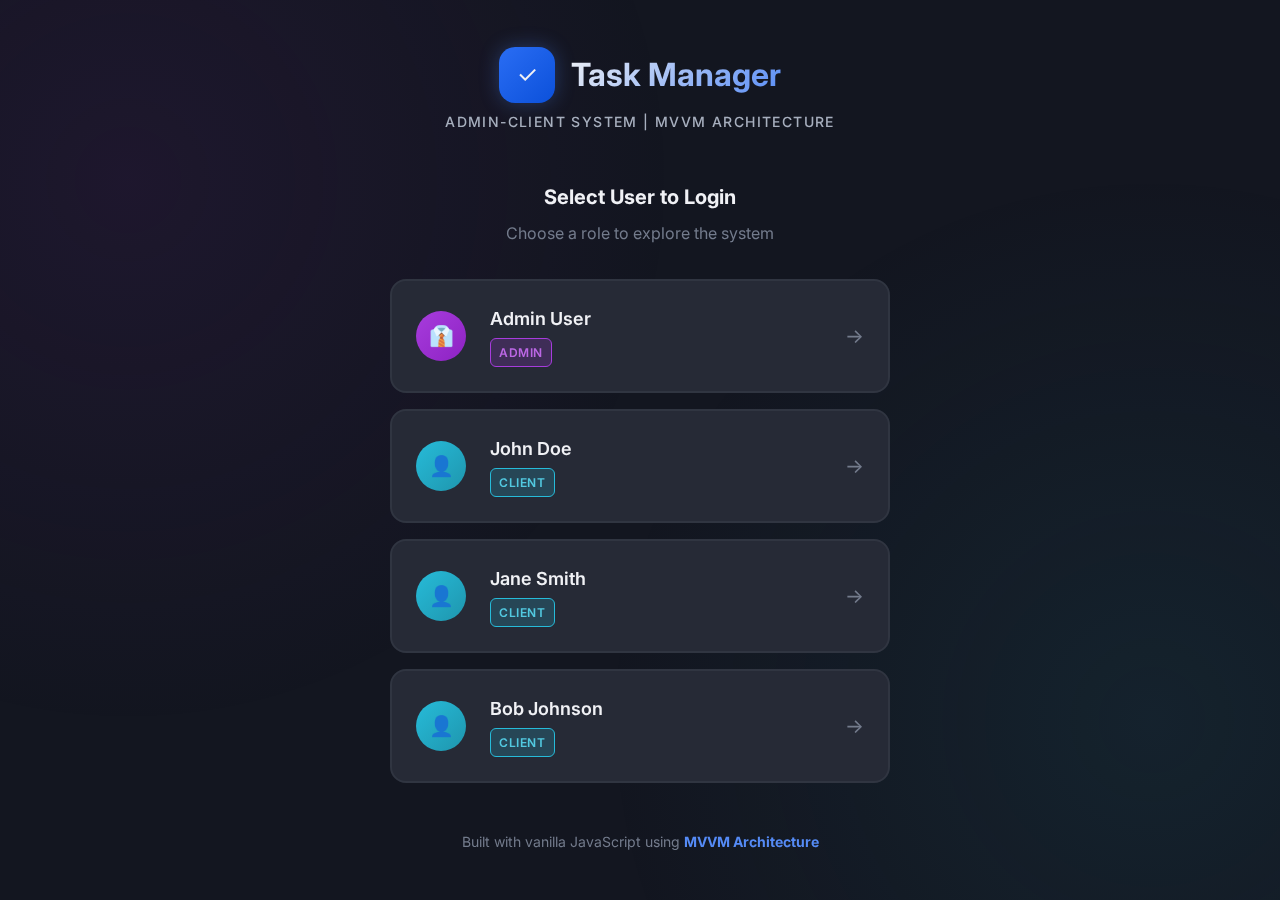
<file: src/index.html>
<!DOCTYPE html>
<html lang="en">

<head>
    <meta charset="UTF-8">
    <meta name="viewport" content="width=device-width, initial-scale=1.0">
    <meta name="description"
        content="Admin-Client Task Management System built with vanilla JavaScript using MVVM architecture">
    <title>Task Manager | Admin-Client System</title>
    <link rel="stylesheet" href="styles.css">
    <!-- Google Fonts for modern typography -->
    <link rel="preconnect" href="https://fonts.googleapis.com">
    <link rel="preconnect" href="https://fonts.gstatic.com" crossorigin>
    <link href="https://fonts.googleapis.com/css2?family=Inter:wght@300;400;500;600;700&display=swap" rel="stylesheet">
</head>

<body>
    <!-- ==========================================
         LOGIN SCREEN - Role Selection
         ========================================== -->
    <div id="login-screen" class="screen login-screen">
        <div class="login-container">
            <div class="login-header">
                <div class="logo">
                    <span class="logo-icon">✓</span>
                    <h1>Task Manager</h1>
                </div>
                <p class="tagline">Admin-Client System | MVVM Architecture</p>
            </div>

            <div class="login-content">
                <h2>Select User to Login</h2>
                <p class="login-subtitle">Choose a role to explore the system</p>

                <div id="user-list" class="user-list">
                    <!-- Users will be rendered here dynamically -->
                </div>
            </div>

            <div class="login-footer">
                <p>Built with vanilla JavaScript using <strong>MVVM Architecture</strong></p>
            </div>
        </div>
    </div>

    <!-- ==========================================
         APP SCREEN - Main Application
         ========================================== -->
    <div id="app-screen" class="screen app-screen" style="display: none;">
        <!-- Header -->
        <header class="app-header">
            <div class="header-left">
                <div class="logo-small">
                    <span class="logo-icon">✓</span>
                    <span class="logo-text">Task Manager</span>
                </div>
            </div>
            <div class="header-right">
                <div class="current-user">
                    <span class="user-icon">👤</span>
                    <span id="current-user-name" class="user-name">User</span>
                    <span id="current-user-role" class="user-role-tag">ROLE</span>
                </div>
                <button id="theme-toggle-btn" class="btn btn-theme-toggle" title="Toggle Dark/Light Mode">
                    <span class="theme-icon dark-icon">🌙</span>
                    <span class="theme-icon light-icon">☀️</span>
                </button>
                <button id="logout-btn" class="btn btn-logout">
                    <span class="btn-icon">🚪</span>
                    Logout
                </button>
            </div>
        </header>

        <!-- Main Content Area -->
        <main class="app-main">
            <!-- ==========================================
                 ADMIN DASHBOARD
                 ========================================== -->
            <div id="admin-dashboard" class="dashboard admin-dashboard" style="display: none;">
                <!-- Statistics Section -->
                <section class="stats-section">
                    <h2 class="section-title">📊 Dashboard Overview</h2>
                    <div class="stats-grid">
                        <div class="stat-card total">
                            <div class="stat-icon">📋</div>
                            <div class="stat-content">
                                <span id="stat-total" class="stat-value">0</span>
                                <span class="stat-label">Total Tasks</span>
                            </div>
                        </div>
                        <div class="stat-card pending">
                            <div class="stat-icon">⏳</div>
                            <div class="stat-content">
                                <span id="stat-pending" class="stat-value">0</span>
                                <span class="stat-label">Pending</span>
                            </div>
                        </div>
                        <div class="stat-card completed">
                            <div class="stat-icon">✅</div>
                            <div class="stat-content">
                                <span id="stat-completed" class="stat-value">0</span>
                                <span class="stat-label">Completed</span>
                            </div>
                        </div>
                        <div class="stat-card overdue">
                            <div class="stat-icon">⚠️</div>
                            <div class="stat-content">
                                <span id="stat-overdue" class="stat-value">0</span>
                                <span class="stat-label">Overdue</span>
                            </div>
                        </div>
                        <div class="stat-card progress">
                            <div class="stat-icon">📈</div>
                            <div class="stat-content">
                                <span id="completion-rate" class="stat-value">0%</span>
                                <span class="stat-label">Completion Rate</span>
                            </div>
                        </div>
                    </div>
                </section>

                <!-- 📊 Analytics Section (New Feature) -->
                <section class="analytics-section">
                    <div class="card analytics-card">
                        <h2 class="card-title">
                            <span class="card-icon">📊</span>
                            Performance Analytics
                        </h2>
                        <div class="analytics-grid">
                            <div class="analytics-item">
                                <span class="analytics-label">Avg Completion Time</span>
                                <span id="analytics-avg-time" class="analytics-value">0 days</span>
                            </div>
                            <div class="analytics-item">
                                <span class="analytics-label">High Priority Tasks</span>
                                <span id="analytics-high-priority" class="analytics-value">0</span>
                            </div>
                            <div class="analytics-item">
                                <span class="analytics-label">Tasks In Progress</span>
                                <span id="analytics-in-progress" class="analytics-value">0</span>
                            </div>
                            <div class="analytics-item">
                                <span class="analytics-label">Unassigned Tasks</span>
                                <span id="analytics-unassigned" class="analytics-value">0</span>
                            </div>
                        </div>
                    </div>
                </section>

                <!-- 📋 Activity Log Section (New Feature) -->
                <section class="activity-section">
                    <div class="card activity-card">
                        <h2 class="card-title">
                            <span class="card-icon">📋</span>
                            Recent Activity
                        </h2>
                        <div id="activity-log" class="activity-log">
                            <p class="no-activities">No activities yet</p>
                        </div>
                    </div>
                </section>

                <!-- Create Task Form -->
                <section class="form-section">
                    <div class="card form-card">
                        <h2 id="form-title" class="card-title">
                            <span class="card-icon">➕</span>
                            Create New Task
                        </h2>
                        <form id="task-form" class="task-form">
                            <div class="form-row">
                                <div class="form-group flex-2">
                                    <label for="task-title">Task Title *</label>
                                    <input type="text" id="task-title" name="title" placeholder="Enter task title..."
                                        required autocomplete="off">
                                </div>
                                <div class="form-group">
                                    <label for="task-client">Assign To</label>
                                    <select id="task-client" name="client">
                                        <option value="">-- Unassigned --</option>
                                    </select>
                                </div>
                                <div class="form-group">
                                    <label for="task-category">Category</label>
                                    <select id="task-category" name="category">
                                        <option value="">-- No Category --</option>
                                    </select>
                                </div>
                            </div>
                            <div class="form-group">
                                <label for="task-description">Description</label>
                                <textarea id="task-description" name="description"
                                    placeholder="Enter task description..." rows="3"></textarea>
                            </div>
                            <div class="form-row">
                                <div class="form-group">
                                    <label for="task-priority">Priority</label>
                                    <select id="task-priority" name="priority">
                                        <option value="low">Low</option>
                                        <option value="medium" selected>Medium</option>
                                        <option value="high">High</option>
                                    </select>
                                </div>
                                <div class="form-group">
                                    <label for="task-due-date">Due Date</label>
                                    <input type="date" id="task-due-date" name="dueDate">
                                </div>
                                <div class="form-group form-actions">
                                    <button type="submit" id="submit-btn" class="btn btn-primary">
                                        <span class="btn-icon">➕</span>
                                        Create Task
                                    </button>
                                    <button type="button" id="cancel-edit-btn" class="btn btn-secondary"
                                        style="display: none;">
                                        Cancel
                                    </button>
                                </div>
                            </div>
                        </form>
                    </div>
                </section>

                <!-- Task List Section -->
                <section class="tasks-section">
                    <div class="card tasks-card">
                        <div class="tasks-header">
                            <h2 class="card-title">
                                <span class="card-icon">📝</span>
                                All Tasks
                            </h2>
                            <div class="tasks-controls">
                                <div class="search-box">
                                    <span class="search-icon">🔍</span>
                                    <input type="text" id="search-input" placeholder="Search tasks...">
                                </div>
                                <select id="client-filter" class="filter-select">
                                    <option value="all">All Clients</option>
                                    <option value="unassigned">Unassigned</option>
                                </select>
                                <button id="clear-filters-btn" class="btn btn-small">Clear Filters</button>
                            </div>
                        </div>
                        <div class="filter-tabs">
                            <button class="status-filter-btn active" data-filter="all">All</button>
                            <button class="status-filter-btn" data-filter="pending">Pending</button>
                            <button class="status-filter-btn" data-filter="in_progress">In Progress</button>
                            <button class="status-filter-btn" data-filter="completed">Completed</button>
                        </div>
                        <div id="task-list" class="task-list">
                            <!-- Tasks will be rendered here -->
                        </div>
                    </div>
                </section>
            </div>

            <!-- ==========================================
                 CLIENT DASHBOARD
                 ========================================== -->
            <div id="client-dashboard" class="dashboard client-dashboard" style="display: none;">
                <!-- Client Stats -->
                <section class="stats-section">
                    <h2 class="section-title">📋 My Tasks</h2>
                    <div class="stats-grid client-stats">
                        <div class="stat-card total">
                            <div class="stat-icon">📋</div>
                            <div class="stat-content">
                                <span id="client-total-count" class="stat-value">0</span>
                                <span class="stat-label">Assigned to Me</span>
                            </div>
                        </div>
                        <div class="stat-card pending">
                            <div class="stat-icon">⏳</div>
                            <div class="stat-content">
                                <span id="client-pending-count" class="stat-value">0</span>
                                <span class="stat-label">Pending</span>
                            </div>
                        </div>
                        <div class="stat-card completed">
                            <div class="stat-icon">✅</div>
                            <div class="stat-content">
                                <span id="client-completed-count" class="stat-value">0</span>
                                <span class="stat-label">Completed</span>
                            </div>
                        </div>
                        <div class="stat-card overdue">
                            <div class="stat-icon">⚠️</div>
                            <div class="stat-content">
                                <span id="client-overdue-count" class="stat-value">0</span>
                                <span class="stat-label">Overdue</span>
                            </div>
                        </div>
                    </div>
                </section>

                <!-- Notifications -->
                <section class="notifications-section">
                    <div class="notifications-header">
                        <h3>🔔 Notifications <span id="notification-badge" class="notification-badge"
                                style="display: none;">0</span></h3>
                    </div>
                    <div id="notification-list" class="notification-list">
                        <p class="no-notifications">No notifications</p>
                    </div>
                </section>

                <!-- Client Task List -->
                <section class="tasks-section">
                    <div class="card tasks-card">
                        <div class="tasks-header">
                            <h2 class="card-title">
                                <span class="card-icon">📝</span>
                                My Assigned Tasks
                            </h2>
                            <div class="tasks-controls">
                                <div class="search-box">
                                    <span class="search-icon">🔍</span>
                                    <input type="text" id="client-search-input" placeholder="Search my tasks...">
                                </div>
                                <button id="client-clear-filters-btn" class="btn btn-small">Clear Filters</button>
                            </div>
                        </div>
                        <div class="filter-tabs">
                            <button class="client-status-filter-btn active" data-filter="all">All</button>
                            <button class="client-status-filter-btn" data-filter="pending">Pending</button>
                            <button class="client-status-filter-btn" data-filter="completed">Completed</button>
                        </div>
                        <div id="client-task-list" class="task-list">
                            <!-- Tasks will be rendered here -->
                        </div>
                    </div>
                </section>
            </div>
        </main>

        <!-- Footer -->
        <footer class="app-footer">
            <p>MVVM Architecture: Model → ViewModel → View | Observer Pattern</p>
        </footer>

        <!-- Task Detail Modal (Client) -->
        <div id="task-detail-modal" class="modal">
            <div class="modal-content">
                <button id="close-modal-btn" class="modal-close">×</button>
                <div id="task-detail-content">
                    <!-- Task details will be rendered here -->
                </div>
            </div>
        </div>
    </div>

    <!-- JavaScript Entry Point (ES6 Module) -->
    <script type="module" src="index.js"></script>
</body>

</html>
</file>
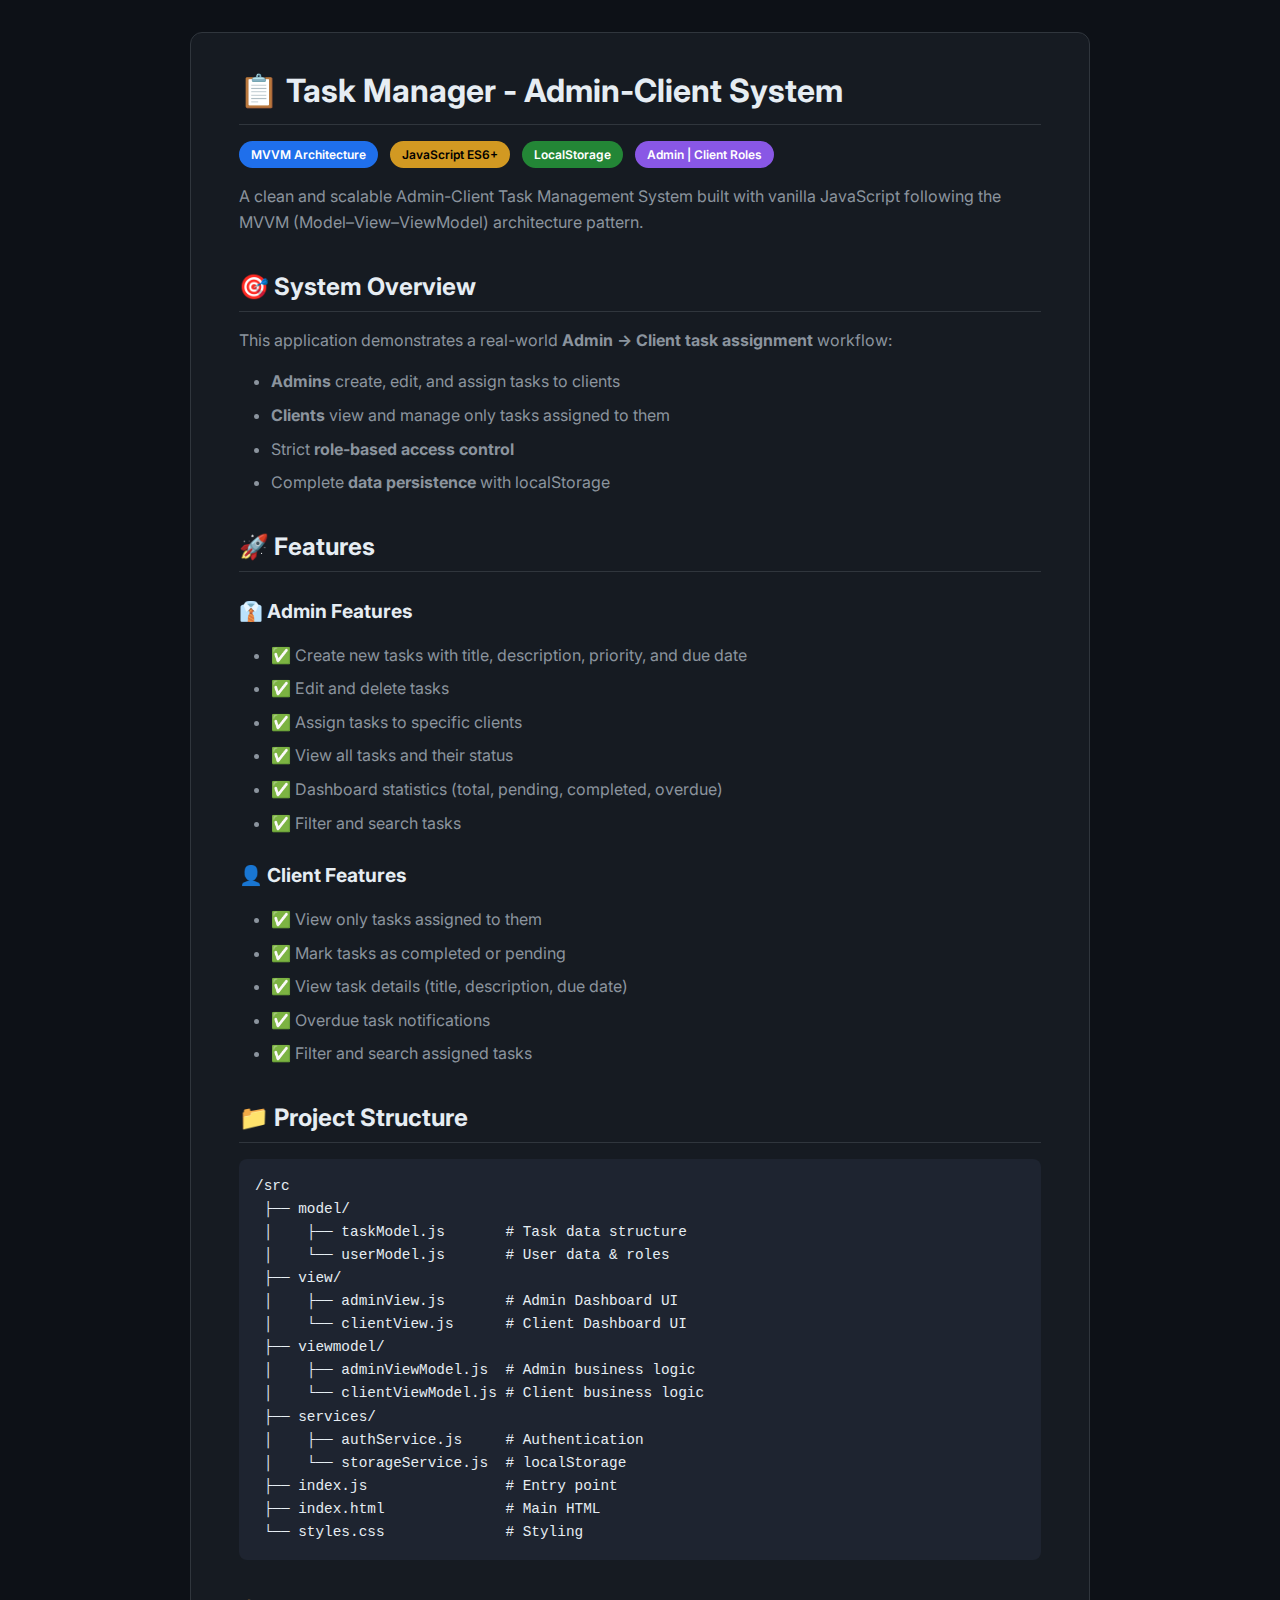
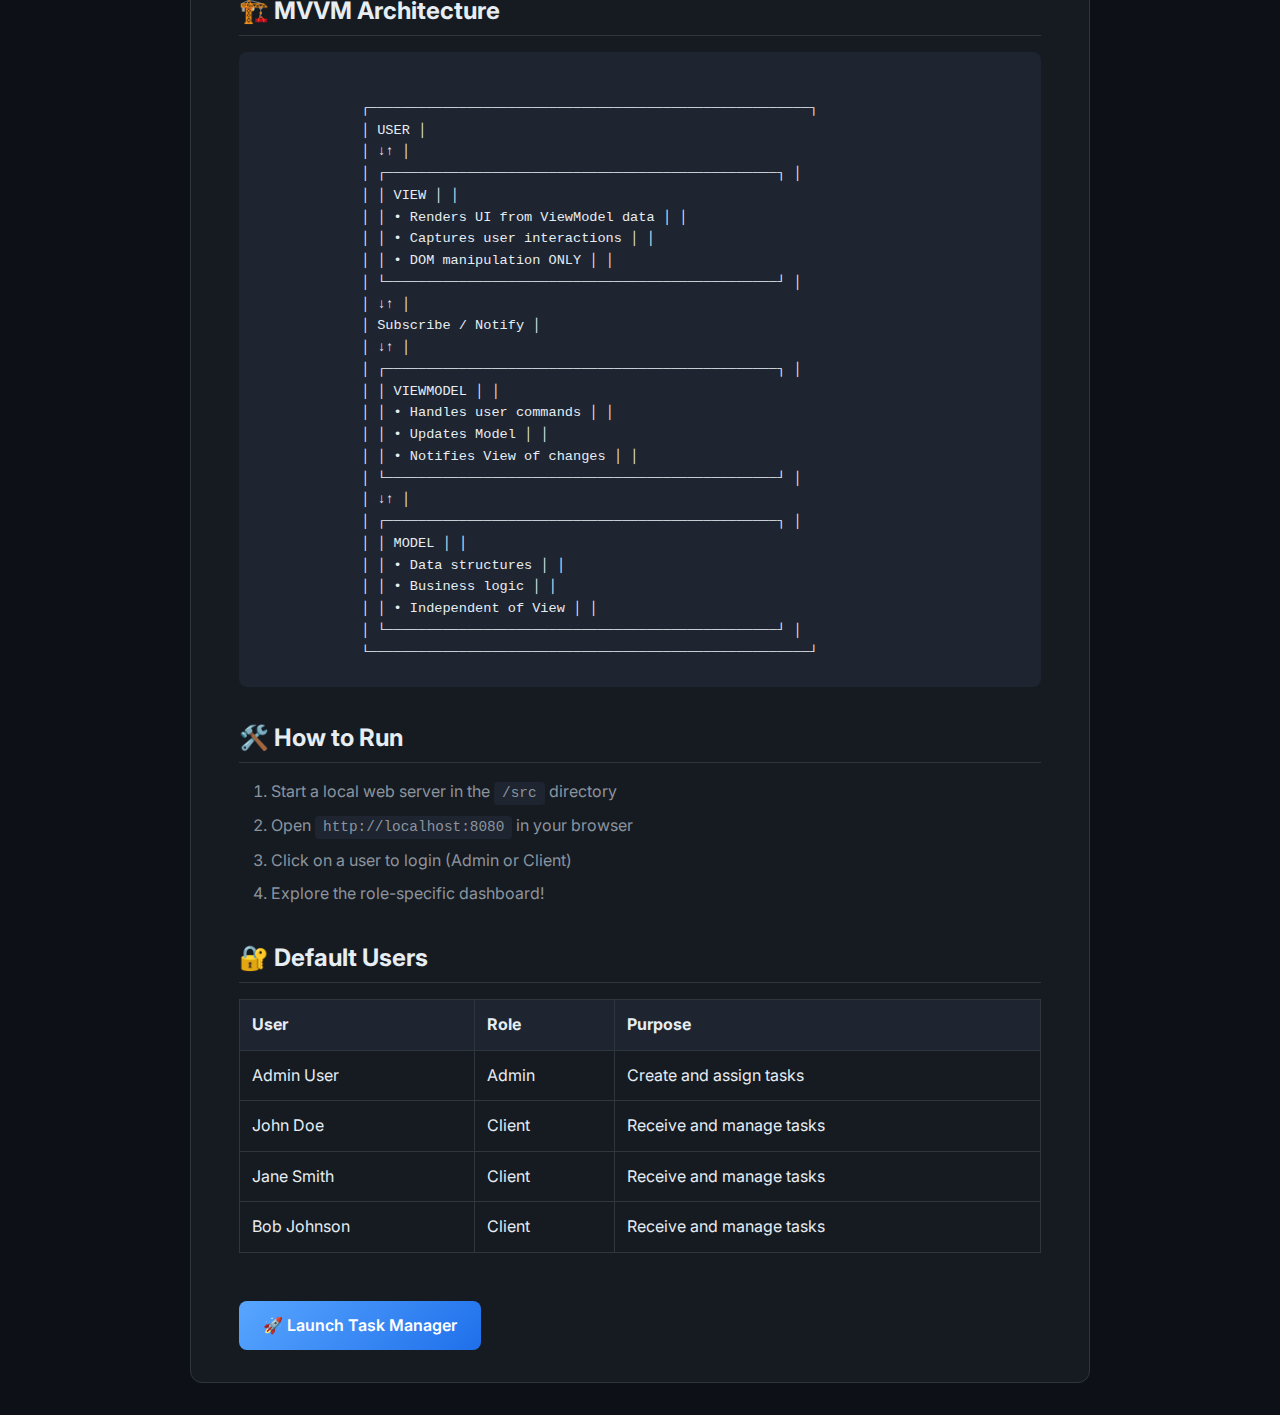
<file: src/readme.html>
<!DOCTYPE html>
<html lang="en">

<head>
    <meta charset="UTF-8">
    <meta name="viewport" content="width=device-width, initial-scale=1.0">
    <title>README - Task Manager Documentation</title>
    <link rel="preconnect" href="https://fonts.googleapis.com">
    <link rel="preconnect" href="https://fonts.gstatic.com" crossorigin>
    <link href="https://fonts.googleapis.com/css2?family=Inter:wght@300;400;500;600;700&display=swap" rel="stylesheet">
    <style>
        :root {
            --bg-primary: #0d1117;
            --bg-secondary: #161b22;
            --text-primary: #e6edf3;
            --text-secondary: #8b949e;
            --accent: #58a6ff;
            --border: #30363d;
            --code-bg: #1e2430;
        }

        * {
            box-sizing: border-box;
            margin: 0;
            padding: 0;
        }

        body {
            font-family: 'Inter', -apple-system, BlinkMacSystemFont, sans-serif;
            background: var(--bg-primary);
            color: var(--text-primary);
            line-height: 1.6;
            padding: 2rem;
        }

        .container {
            max-width: 900px;
            margin: 0 auto;
            background: var(--bg-secondary);
            border: 1px solid var(--border);
            border-radius: 12px;
            padding: 2rem 3rem;
        }

        h1 {
            font-size: 2rem;
            margin-bottom: 1rem;
            padding-bottom: 0.5rem;
            border-bottom: 1px solid var(--border);
        }

        h2 {
            font-size: 1.5rem;
            margin: 2rem 0 1rem;
            padding-bottom: 0.3rem;
            border-bottom: 1px solid var(--border);
        }

        h3 {
            font-size: 1.2rem;
            margin: 1.5rem 0 0.5rem;
        }

        p {
            margin: 1rem 0;
            color: var(--text-secondary);
        }

        a {
            color: var(--accent);
            text-decoration: none;
        }

        a:hover {
            text-decoration: underline;
        }

        code {
            background: var(--code-bg);
            padding: 0.2rem 0.5rem;
            border-radius: 4px;
            font-family: 'Consolas', monospace;
            font-size: 0.9rem;
        }

        pre {
            background: var(--code-bg);
            padding: 1rem;
            border-radius: 8px;
            overflow-x: auto;
            margin: 1rem 0;
        }

        pre code {
            background: none;
            padding: 0;
        }

        ul,
        ol {
            margin: 1rem 0;
            padding-left: 2rem;
        }

        li {
            margin: 0.5rem 0;
            color: var(--text-secondary);
        }

        table {
            width: 100%;
            border-collapse: collapse;
            margin: 1rem 0;
        }

        th,
        td {
            border: 1px solid var(--border);
            padding: 0.75rem;
            text-align: left;
        }

        th {
            background: var(--code-bg);
        }

        .badge {
            display: inline-block;
            padding: 0.25rem 0.75rem;
            border-radius: 20px;
            font-size: 0.75rem;
            font-weight: 600;
            margin-right: 0.5rem;
        }

        .badge-blue {
            background: #1f6feb;
            color: white;
        }

        .badge-yellow {
            background: #d29922;
            color: black;
        }

        .badge-green {
            background: #238636;
            color: white;
        }

        .badge-purple {
            background: #8957e5;
            color: white;
        }

        .nav-link {
            display: inline-block;
            margin-top: 2rem;
            padding: 0.75rem 1.5rem;
            background: linear-gradient(135deg, #58a6ff, #1f6feb);
            color: white;
            border-radius: 8px;
            font-weight: 600;
            transition: transform 0.2s;
        }

        .nav-link:hover {
            transform: translateY(-2px);
            text-decoration: none;
        }

        .architecture {
            background: var(--code-bg);
            padding: 1.5rem;
            border-radius: 8px;
            font-family: monospace;
            font-size: 0.85rem;
            white-space: pre;
            overflow-x: auto;
        }
    </style>
</head>

<body>
    <div class="container">
        <h1>📋 Task Manager - Admin-Client System</h1>

        <p>
            <span class="badge badge-blue">MVVM Architecture</span>
            <span class="badge badge-yellow">JavaScript ES6+</span>
            <span class="badge badge-green">LocalStorage</span>
            <span class="badge badge-purple">Admin | Client Roles</span>
        </p>

        <p>A clean and scalable Admin-Client Task Management System built with vanilla JavaScript following the MVVM
            (Model–View–ViewModel) architecture pattern.</p>

        <h2>🎯 System Overview</h2>
        <p>This application demonstrates a real-world <strong>Admin → Client task assignment</strong> workflow:</p>
        <ul>
            <li><strong>Admins</strong> create, edit, and assign tasks to clients</li>
            <li><strong>Clients</strong> view and manage only tasks assigned to them</li>
            <li>Strict <strong>role-based access control</strong></li>
            <li>Complete <strong>data persistence</strong> with localStorage</li>
        </ul>

        <h2>🚀 Features</h2>

        <h3>👔 Admin Features</h3>
        <ul>
            <li>✅ Create new tasks with title, description, priority, and due date</li>
            <li>✅ Edit and delete tasks</li>
            <li>✅ Assign tasks to specific clients</li>
            <li>✅ View all tasks and their status</li>
            <li>✅ Dashboard statistics (total, pending, completed, overdue)</li>
            <li>✅ Filter and search tasks</li>
        </ul>

        <h3>👤 Client Features</h3>
        <ul>
            <li>✅ View only tasks assigned to them</li>
            <li>✅ Mark tasks as completed or pending</li>
            <li>✅ View task details (title, description, due date)</li>
            <li>✅ Overdue task notifications</li>
            <li>✅ Filter and search assigned tasks</li>
        </ul>

        <h2>📁 Project Structure</h2>
        <pre><code>/src
 ├── model/
 │    ├── taskModel.js       # Task data structure
 │    └── userModel.js       # User data & roles
 ├── view/
 │    ├── adminView.js       # Admin Dashboard UI
 │    └── clientView.js      # Client Dashboard UI
 ├── viewmodel/
 │    ├── adminViewModel.js  # Admin business logic
 │    └── clientViewModel.js # Client business logic
 ├── services/
 │    ├── authService.js     # Authentication
 │    └── storageService.js  # localStorage
 ├── index.js                # Entry point
 ├── index.html              # Main HTML
 └── styles.css              # Styling</code></pre>

        <h2>🏗️ MVVM Architecture</h2>
        <div class="architecture">
            ┌──────────────────────────────────────────────────────┐
            │ USER │
            │ ↓↑ │
            │ ┌────────────────────────────────────────────────┐ │
            │ │ VIEW │ │
            │ │ • Renders UI from ViewModel data │ │
            │ │ • Captures user interactions │ │
            │ │ • DOM manipulation ONLY │ │
            │ └────────────────────────────────────────────────┘ │
            │ ↓↑ │
            │ Subscribe / Notify │
            │ ↓↑ │
            │ ┌────────────────────────────────────────────────┐ │
            │ │ VIEWMODEL │ │
            │ │ • Handles user commands │ │
            │ │ • Updates Model │ │
            │ │ • Notifies View of changes │ │
            │ └────────────────────────────────────────────────┘ │
            │ ↓↑ │
            │ ┌────────────────────────────────────────────────┐ │
            │ │ MODEL │ │
            │ │ • Data structures │ │
            │ │ • Business logic │ │
            │ │ • Independent of View │ │
            │ └────────────────────────────────────────────────┘ │
            └──────────────────────────────────────────────────────┘</div>

        <h2>🛠️ How to Run</h2>
        <ol>
            <li>Start a local web server in the <code>/src</code> directory</li>
            <li>Open <code>http://localhost:8080</code> in your browser</li>
            <li>Click on a user to login (Admin or Client)</li>
            <li>Explore the role-specific dashboard!</li>
        </ol>

        <h2>🔐 Default Users</h2>
        <table>
            <tr>
                <th>User</th>
                <th>Role</th>
                <th>Purpose</th>
            </tr>
            <tr>
                <td>Admin User</td>
                <td>Admin</td>
                <td>Create and assign tasks</td>
            </tr>
            <tr>
                <td>John Doe</td>
                <td>Client</td>
                <td>Receive and manage tasks</td>
            </tr>
            <tr>
                <td>Jane Smith</td>
                <td>Client</td>
                <td>Receive and manage tasks</td>
            </tr>
            <tr>
                <td>Bob Johnson</td>
                <td>Client</td>
                <td>Receive and manage tasks</td>
            </tr>
        </table>

        <a href="index.html" class="nav-link">🚀 Launch Task Manager</a>
    </div>
</body>

</html>
</file>
<file: src/styles.css>
/**
 * Task Manager Styles - Admin-Client MVVM System
 * 
 * Modern, clean design with:
 * - CSS Custom Properties for theming
 * - Role-based color schemes (Admin/Client)
 * - Flexbox and Grid layouts
 * - Smooth animations and transitions
 * - Responsive design for all devices
 * - Glassmorphism and gradient effects
 */

/* ==========================================
   CSS CUSTOM PROPERTIES (Design Tokens)
   ========================================== */
:root {
    /* Primary Colors */
    --primary-hue: 220;
    --primary-color: hsl(var(--primary-hue), 90%, 56%);
    --primary-light: hsl(var(--primary-hue), 90%, 65%);
    --primary-dark: hsl(var(--primary-hue), 90%, 45%);
    --primary-gradient: linear-gradient(135deg, var(--primary-color) 0%, var(--primary-dark) 100%);

    /* Role Colors */
    --admin-color: hsl(280, 70%, 55%);
    --admin-light: hsl(280, 70%, 65%);
    --admin-gradient: linear-gradient(135deg, hsl(280, 70%, 55%) 0%, hsl(280, 70%, 45%) 100%);

    --client-color: hsl(190, 70%, 50%);
    --client-light: hsl(190, 70%, 60%);
    --client-gradient: linear-gradient(135deg, hsl(190, 70%, 50%) 0%, hsl(190, 70%, 40%) 100%);

    /* Status Colors */
    --success-color: hsl(150, 70%, 45%);
    --success-light: hsl(150, 70%, 55%);
    --warning-color: hsl(40, 95%, 55%);
    --warning-light: hsl(40, 95%, 65%);
    --danger-color: hsl(0, 75%, 55%);
    --danger-light: hsl(0, 75%, 65%);
    --info-color: hsl(200, 90%, 50%);

    /* Priority Colors */
    --priority-low: hsl(200, 60%, 50%);
    --priority-medium: hsl(40, 95%, 50%);
    --priority-high: hsl(0, 75%, 55%);

    /* Neutral Colors */
    --bg-primary: hsl(225, 25%, 10%);
    --bg-secondary: hsl(225, 20%, 14%);
    --bg-card: hsl(225, 18%, 18%);
    --bg-card-hover: hsl(225, 18%, 22%);
    --bg-input: hsl(225, 20%, 12%);

    --text-primary: hsl(220, 20%, 95%);
    --text-secondary: hsl(220, 15%, 70%);
    --text-muted: hsl(220, 10%, 50%);

    --border-color: hsl(220, 15%, 22%);
    --border-light: hsl(220, 15%, 28%);

    /* Shadows */
    --shadow-sm: 0 2px 8px rgba(0, 0, 0, 0.3);
    --shadow-md: 0 4px 16px rgba(0, 0, 0, 0.4);
    --shadow-lg: 0 8px 32px rgba(0, 0, 0, 0.5);
    --shadow-glow: 0 0 20px rgba(79, 140, 255, 0.3);

    /* Spacing */
    --spacing-xs: 0.25rem;
    --spacing-sm: 0.5rem;
    --spacing-md: 1rem;
    --spacing-lg: 1.5rem;
    --spacing-xl: 2rem;
    --spacing-2xl: 3rem;

    /* Border Radius */
    --radius-sm: 6px;
    --radius-md: 10px;
    --radius-lg: 16px;
    --radius-xl: 24px;
    --radius-full: 9999px;

    /* Transitions */
    --transition-fast: 0.15s ease;
    --transition-normal: 0.25s ease;
    --transition-slow: 0.4s ease;

    /* Typography */
    --font-family: 'Inter', -apple-system, BlinkMacSystemFont, 'Segoe UI', Roboto, sans-serif;
    --font-size-xs: 0.75rem;
    --font-size-sm: 0.875rem;
    --font-size-base: 1rem;
    --font-size-lg: 1.125rem;
    --font-size-xl: 1.25rem;
    --font-size-2xl: 1.5rem;
    --font-size-3xl: 2rem;
}

/* ==========================================
   RESET & BASE STYLES
   ========================================== */
*,
*::before,
*::after {
    box-sizing: border-box;
    margin: 0;
    padding: 0;
}

html {
    font-size: 16px;
    scroll-behavior: smooth;
}

body {
    font-family: var(--font-family);
    font-size: var(--font-size-base);
    line-height: 1.6;
    color: var(--text-primary);
    background: var(--bg-primary);
    min-height: 100vh;
    -webkit-font-smoothing: antialiased;
    -moz-osx-font-smoothing: grayscale;
}

/* Background Pattern */
body::before {
    content: '';
    position: fixed;
    top: 0;
    left: 0;
    width: 100%;
    height: 100%;
    background:
        radial-gradient(circle at 10% 20%, hsla(280, 60%, 30%, 0.15) 0%, transparent 40%),
        radial-gradient(circle at 90% 80%, hsla(190, 60%, 30%, 0.15) 0%, transparent 40%);
    pointer-events: none;
    z-index: -1;
}

/* ==========================================
   SCREEN CONTAINERS
   ========================================== */
.screen {
    min-height: 100vh;
    width: 100%;
}

/* ==========================================
   LOGIN SCREEN
   ========================================== */
.login-screen {
    display: flex;
    align-items: center;
    justify-content: center;
    padding: var(--spacing-lg);
}

.login-container {
    width: 100%;
    max-width: 500px;
    text-align: center;
}

.login-header {
    margin-bottom: var(--spacing-2xl);
}

.logo {
    display: flex;
    align-items: center;
    justify-content: center;
    gap: var(--spacing-md);
    margin-bottom: var(--spacing-sm);
}

.logo-icon {
    display: flex;
    align-items: center;
    justify-content: center;
    width: 56px;
    height: 56px;
    background: var(--primary-gradient);
    border-radius: var(--radius-lg);
    font-size: var(--font-size-2xl);
    box-shadow: var(--shadow-glow);
    animation: pulse 2s ease-in-out infinite;
}

@keyframes pulse {

    0%,
    100% {
        transform: scale(1);
    }

    50% {
        transform: scale(1.05);
    }
}

.logo h1 {
    font-size: var(--font-size-3xl);
    font-weight: 700;
    background: linear-gradient(135deg, var(--text-primary) 0%, var(--primary-light) 100%);
    -webkit-background-clip: text;
    -webkit-text-fill-color: transparent;
    background-clip: text;
}

.tagline {
    color: var(--text-secondary);
    font-size: var(--font-size-sm);
    font-weight: 500;
    letter-spacing: 0.1em;
    text-transform: uppercase;
}

.login-content h2 {
    font-size: var(--font-size-xl);
    margin-bottom: var(--spacing-sm);
    color: var(--text-primary);
}

.login-subtitle {
    color: var(--text-muted);
    margin-bottom: var(--spacing-xl);
}

/* User List */
.user-list {
    display: flex;
    flex-direction: column;
    gap: var(--spacing-md);
}

.user-card {
    display: flex;
    align-items: center;
    gap: var(--spacing-lg);
    padding: var(--spacing-lg);
    background: var(--bg-card);
    border-radius: var(--radius-lg);
    border: 2px solid var(--border-color);
    cursor: pointer;
    transition: all var(--transition-normal);
}

.user-card:hover {
    transform: translateX(8px);
    border-color: var(--primary-color);
    box-shadow: var(--shadow-md);
}

.user-card.admin:hover {
    border-color: var(--admin-color);
}

.user-card.client:hover {
    border-color: var(--client-color);
}

.user-avatar {
    display: flex;
    align-items: center;
    justify-content: center;
    width: 50px;
    height: 50px;
    border-radius: var(--radius-full);
    font-size: var(--font-size-xl);
}

.user-avatar.admin {
    background: var(--admin-gradient);
}

.user-avatar.client {
    background: var(--client-gradient);
}

.user-info {
    flex: 1;
    text-align: left;
}

.user-info .user-name {
    font-size: var(--font-size-lg);
    font-weight: 600;
    margin-bottom: var(--spacing-xs);
}

.user-role-badge {
    display: inline-block;
    padding: var(--spacing-xs) var(--spacing-sm);
    border-radius: var(--radius-sm);
    font-size: var(--font-size-xs);
    font-weight: 600;
    text-transform: uppercase;
    letter-spacing: 0.05em;
}

.user-role-badge.admin {
    background: hsla(280, 70%, 55%, 0.2);
    color: var(--admin-light);
    border: 1px solid var(--admin-color);
}

.user-role-badge.client {
    background: hsla(190, 70%, 50%, 0.2);
    color: var(--client-light);
    border: 1px solid var(--client-color);
}

.user-card-arrow {
    font-size: var(--font-size-xl);
    color: var(--text-muted);
    transition: transform var(--transition-fast);
}

.user-card:hover .user-card-arrow {
    transform: translateX(5px);
    color: var(--primary-color);
}

.login-footer {
    margin-top: var(--spacing-2xl);
    color: var(--text-muted);
    font-size: var(--font-size-sm);
}

.login-footer strong {
    color: var(--primary-light);
}

/* ==========================================
   APP SCREEN
   ========================================== */
.app-screen {
    display: flex;
    flex-direction: column;
    min-height: 100vh;
}

/* Header */
.app-header {
    display: flex;
    align-items: center;
    justify-content: space-between;
    padding: var(--spacing-md) var(--spacing-xl);
    background: var(--bg-secondary);
    border-bottom: 1px solid var(--border-color);
    position: sticky;
    top: 0;
    z-index: 100;
}

.header-left {
    display: flex;
    align-items: center;
}

.logo-small {
    display: flex;
    align-items: center;
    gap: var(--spacing-sm);
}

.logo-small .logo-icon {
    width: 36px;
    height: 36px;
    font-size: var(--font-size-lg);
}

.logo-small .logo-text {
    font-size: var(--font-size-lg);
    font-weight: 600;
    color: var(--text-primary);
}

.header-right {
    display: flex;
    align-items: center;
    gap: var(--spacing-lg);
}

.current-user {
    display: flex;
    align-items: center;
    gap: var(--spacing-sm);
}

.current-user .user-icon {
    font-size: var(--font-size-lg);
}

.current-user .user-name {
    font-weight: 500;
    color: var(--text-primary);
}

.user-role-tag {
    padding: var(--spacing-xs) var(--spacing-sm);
    border-radius: var(--radius-sm);
    font-size: var(--font-size-xs);
    font-weight: 600;
}

.user-role-tag.admin {
    background: var(--admin-gradient);
    color: white;
}

.user-role-tag.client {
    background: var(--client-gradient);
    color: white;
}

.btn-logout {
    display: flex;
    align-items: center;
    gap: var(--spacing-sm);
    padding: var(--spacing-sm) var(--spacing-md);
    background: transparent;
    border: 1px solid var(--border-color);
    border-radius: var(--radius-md);
    color: var(--text-secondary);
    font-family: inherit;
    font-size: var(--font-size-sm);
    cursor: pointer;
    transition: all var(--transition-fast);
}

.btn-logout:hover {
    background: var(--danger-color);
    border-color: var(--danger-color);
    color: white;
}

/* Main Content */
.app-main {
    flex: 1;
    padding: var(--spacing-xl);
    max-width: 1400px;
    margin: 0 auto;
    width: 100%;
}

/* Dashboard */
.dashboard {
    display: flex;
    flex-direction: column;
    gap: var(--spacing-xl);
}

/* Section Title */
.section-title {
    font-size: var(--font-size-xl);
    font-weight: 600;
    margin-bottom: var(--spacing-lg);
    color: var(--text-primary);
}

/* ==========================================
   STATISTICS SECTION
   ========================================== */
.stats-section {
    animation: slideDown 0.5s ease;
}

@keyframes slideDown {
    from {
        opacity: 0;
        transform: translateY(-20px);
    }

    to {
        opacity: 1;
        transform: translateY(0);
    }
}

.stats-grid {
    display: grid;
    grid-template-columns: repeat(auto-fit, minmax(180px, 1fr));
    gap: var(--spacing-md);
}

.stat-card {
    display: flex;
    align-items: center;
    gap: var(--spacing-md);
    padding: var(--spacing-lg);
    background: var(--bg-card);
    border-radius: var(--radius-lg);
    border: 1px solid var(--border-color);
    transition: all var(--transition-normal);
}

.stat-card:hover {
    transform: translateY(-3px);
    box-shadow: var(--shadow-md);
}

.stat-card .stat-icon {
    font-size: var(--font-size-2xl);
}

.stat-card .stat-content {
    display: flex;
    flex-direction: column;
}

.stat-card .stat-value {
    font-size: var(--font-size-2xl);
    font-weight: 700;
    line-height: 1.2;
}

.stat-card .stat-label {
    font-size: var(--font-size-xs);
    color: var(--text-muted);
    text-transform: uppercase;
    letter-spacing: 0.05em;
}

.stat-card.total {
    border-left: 4px solid var(--primary-color);
}

.stat-card.pending {
    border-left: 4px solid var(--warning-color);
}

.stat-card.completed {
    border-left: 4px solid var(--success-color);
}

.stat-card.overdue {
    border-left: 4px solid var(--danger-color);
}

.stat-card.progress {
    border-left: 4px solid var(--info-color);
}

/* ==========================================
   FORM SECTION
   ========================================== */
.form-section {
    animation: fadeIn 0.6s ease 0.2s both;
}

@keyframes fadeIn {
    from {
        opacity: 0;
    }

    to {
        opacity: 1;
    }
}

.card {
    background: var(--bg-card);
    border-radius: var(--radius-lg);
    border: 1px solid var(--border-color);
    padding: var(--spacing-xl);
    box-shadow: var(--shadow-md);
}

.card-title {
    display: flex;
    align-items: center;
    gap: var(--spacing-sm);
    font-size: var(--font-size-xl);
    font-weight: 600;
    margin-bottom: var(--spacing-lg);
    color: var(--text-primary);
}

.card-icon {
    font-size: var(--font-size-xl);
}

.task-form {
    display: flex;
    flex-direction: column;
    gap: var(--spacing-md);
}

.form-row {
    display: flex;
    gap: var(--spacing-md);
    flex-wrap: wrap;
}

.form-group {
    flex: 1;
    min-width: 200px;
    display: flex;
    flex-direction: column;
    gap: var(--spacing-sm);
}

.form-group.flex-2 {
    flex: 2;
}

.form-group label {
    font-size: var(--font-size-sm);
    font-weight: 500;
    color: var(--text-secondary);
}

.form-group input,
.form-group textarea,
.form-group select {
    padding: var(--spacing-md);
    background: var(--bg-input);
    border: 2px solid var(--border-color);
    border-radius: var(--radius-md);
    font-family: inherit;
    font-size: var(--font-size-base);
    color: var(--text-primary);
    transition: all var(--transition-fast);
}

.form-group input::placeholder,
.form-group textarea::placeholder {
    color: var(--text-muted);
}

.form-group input:focus,
.form-group textarea:focus,
.form-group select:focus {
    outline: none;
    border-color: var(--primary-color);
    background: var(--bg-card);
    box-shadow: 0 0 0 3px hsla(var(--primary-hue), 90%, 56%, 0.2);
}

.form-group select {
    cursor: pointer;
}

.form-group textarea {
    resize: vertical;
    min-height: 80px;
}

.form-actions {
    display: flex;
    gap: var(--spacing-md);
    align-items: flex-end;
    justify-content: flex-start;
}

/* ==========================================
   BUTTONS
   ========================================== */
.btn {
    display: inline-flex;
    align-items: center;
    justify-content: center;
    gap: var(--spacing-sm);
    padding: var(--spacing-md) var(--spacing-lg);
    border: none;
    border-radius: var(--radius-md);
    font-family: inherit;
    font-size: var(--font-size-sm);
    font-weight: 600;
    cursor: pointer;
    transition: all var(--transition-fast);
    white-space: nowrap;
}

.btn-icon {
    font-size: var(--font-size-base);
}

.btn-primary {
    background: var(--primary-gradient);
    color: white;
    box-shadow: var(--shadow-sm);
}

.btn-primary:hover {
    transform: translateY(-2px);
    box-shadow: var(--shadow-md), 0 0 20px hsla(var(--primary-hue), 90%, 56%, 0.3);
}

.btn-secondary {
    background: var(--bg-secondary);
    color: var(--text-secondary);
    border: 2px solid var(--border-color);
}

.btn-secondary:hover {
    background: var(--bg-card-hover);
    border-color: var(--border-light);
    color: var(--text-primary);
}

.btn-small {
    padding: var(--spacing-sm) var(--spacing-md);
    font-size: var(--font-size-xs);
    background: var(--bg-secondary);
    color: var(--text-secondary);
    border: 1px solid var(--border-color);
}

.btn-small:hover {
    background: var(--bg-card-hover);
    color: var(--text-primary);
}

/* ==========================================
   TASKS SECTION
   ========================================== */
.tasks-section {
    animation: slideUp 0.5s ease 0.3s both;
}

@keyframes slideUp {
    from {
        opacity: 0;
        transform: translateY(20px);
    }

    to {
        opacity: 1;
        transform: translateY(0);
    }
}

.tasks-header {
    display: flex;
    align-items: center;
    justify-content: space-between;
    flex-wrap: wrap;
    gap: var(--spacing-md);
    margin-bottom: var(--spacing-lg);
}

.tasks-header .card-title {
    margin-bottom: 0;
}

.tasks-controls {
    display: flex;
    align-items: center;
    gap: var(--spacing-md);
    flex-wrap: wrap;
}

.search-box {
    display: flex;
    align-items: center;
    gap: var(--spacing-sm);
    padding: var(--spacing-sm) var(--spacing-md);
    background: var(--bg-input);
    border: 1px solid var(--border-color);
    border-radius: var(--radius-md);
}

.search-box input {
    border: none;
    background: transparent;
    color: var(--text-primary);
    font-family: inherit;
    font-size: var(--font-size-sm);
    outline: none;
    min-width: 150px;
}

.search-box input::placeholder {
    color: var(--text-muted);
}

.filter-select {
    padding: var(--spacing-sm) var(--spacing-md);
    background: var(--bg-input);
    border: 1px solid var(--border-color);
    border-radius: var(--radius-md);
    color: var(--text-primary);
    font-family: inherit;
    font-size: var(--font-size-sm);
    cursor: pointer;
}

.filter-tabs {
    display: flex;
    gap: var(--spacing-xs);
    padding: var(--spacing-xs);
    background: var(--bg-secondary);
    border-radius: var(--radius-md);
    margin-bottom: var(--spacing-lg);
}

.status-filter-btn,
.client-status-filter-btn {
    padding: var(--spacing-sm) var(--spacing-lg);
    background: transparent;
    border: none;
    border-radius: var(--radius-sm);
    font-family: inherit;
    font-size: var(--font-size-sm);
    font-weight: 500;
    color: var(--text-secondary);
    cursor: pointer;
    transition: all var(--transition-fast);
}

.status-filter-btn:hover,
.client-status-filter-btn:hover {
    color: var(--text-primary);
    background: var(--bg-card-hover);
}

.status-filter-btn.active,
.client-status-filter-btn.active {
    background: var(--primary-gradient);
    color: white;
}

.task-list {
    display: flex;
    flex-direction: column;
    gap: var(--spacing-md);
}

/* Empty State */
.empty-state {
    text-align: center;
    padding: var(--spacing-2xl);
    color: var(--text-muted);
}

.empty-icon {
    font-size: 4rem;
    margin-bottom: var(--spacing-md);
    opacity: 0.5;
}

.empty-state p {
    font-size: var(--font-size-lg);
    font-weight: 500;
    color: var(--text-secondary);
    margin-bottom: var(--spacing-xs);
}

.empty-state span {
    font-size: var(--font-size-sm);
}

/* ==========================================
   TASK ITEM
   ========================================== */
.task-item {
    display: flex;
    align-items: flex-start;
    gap: var(--spacing-md);
    padding: var(--spacing-lg);
    background: var(--bg-secondary);
    border-radius: var(--radius-md);
    border: 1px solid var(--border-color);
    transition: all var(--transition-normal);
    animation: taskEnter 0.3s ease;
    position: relative;
}

@keyframes taskEnter {
    from {
        opacity: 0;
        transform: translateX(-10px);
    }

    to {
        opacity: 1;
        transform: translateX(0);
    }
}

.task-item:hover {
    background: var(--bg-card);
    border-color: var(--border-light);
    box-shadow: var(--shadow-sm);
}

.task-item.completed {
    opacity: 0.7;
    background: hsla(150, 30%, 15%, 0.3);
    border-color: hsla(150, 50%, 30%, 0.3);
}

.task-item.completed .task-title {
    text-decoration: line-through;
    color: var(--text-muted);
}

.task-item.overdue:not(.completed) {
    border-color: hsla(0, 75%, 55%, 0.5);
    background: hsla(0, 30%, 15%, 0.3);
}

/* Priority Indicator */
.task-priority-indicator {
    width: 4px;
    height: 100%;
    position: absolute;
    left: 0;
    top: 0;
    border-radius: var(--radius-md) 0 0 var(--radius-md);
}

.task-priority-indicator.priority-low {
    background: var(--priority-low);
}

.task-priority-indicator.priority-medium {
    background: var(--priority-medium);
}

.task-priority-indicator.priority-high {
    background: var(--priority-high);
}

.task-content {
    flex: 1;
    min-width: 0;
    padding-left: var(--spacing-sm);
}

.task-header {
    display: flex;
    align-items: flex-start;
    justify-content: space-between;
    gap: var(--spacing-md);
    margin-bottom: var(--spacing-sm);
    flex-wrap: wrap;
}

.task-title {
    font-size: var(--font-size-lg);
    font-weight: 600;
    color: var(--text-primary);
    word-break: break-word;
}

.task-badges {
    display: flex;
    gap: var(--spacing-xs);
    flex-wrap: wrap;
}

.badge {
    padding: var(--spacing-xs) var(--spacing-sm);
    border-radius: var(--radius-sm);
    font-size: var(--font-size-xs);
    font-weight: 600;
    text-transform: uppercase;
    letter-spacing: 0.03em;
}

.priority-badge.priority-low {
    background: hsla(200, 60%, 50%, 0.2);
    color: var(--priority-low);
    border: 1px solid var(--priority-low);
}

.priority-badge.priority-medium {
    background: hsla(40, 95%, 50%, 0.2);
    color: var(--priority-medium);
    border: 1px solid var(--priority-medium);
}

.priority-badge.priority-high {
    background: hsla(0, 75%, 55%, 0.2);
    color: var(--priority-high);
    border: 1px solid var(--priority-high);
}

.status-badge.pending {
    background: hsla(40, 95%, 55%, 0.15);
    color: var(--warning-color);
    border: 1px solid var(--warning-color);
}

.status-badge.in_progress {
    background: hsla(200, 90%, 50%, 0.15);
    color: var(--info-color);
    border: 1px solid var(--info-color);
}

.status-badge.completed {
    background: hsla(150, 70%, 45%, 0.15);
    color: var(--success-color);
    border: 1px solid var(--success-color);
}

.overdue-badge {
    background: hsla(0, 75%, 55%, 0.2);
    color: var(--danger-color);
    border: 1px solid var(--danger-color);
    animation: blink 1.5s infinite;
}

@keyframes blink {

    0%,
    100% {
        opacity: 1;
    }

    50% {
        opacity: 0.6;
    }
}

.task-description {
    color: var(--text-secondary);
    font-size: var(--font-size-sm);
    margin-bottom: var(--spacing-md);
    line-height: 1.5;
    word-break: break-word;
}

.task-meta {
    display: flex;
    gap: var(--spacing-lg);
    flex-wrap: wrap;
    font-size: var(--font-size-xs);
    color: var(--text-muted);
}

.task-meta span {
    display: flex;
    align-items: center;
    gap: var(--spacing-xs);
}

.meta-icon {
    font-size: var(--font-size-sm);
}

.task-meta .overdue {
    color: var(--danger-color);
    font-weight: 500;
}

.assign-select {
    padding: var(--spacing-xs) var(--spacing-sm);
    background: var(--bg-input);
    border: 1px solid var(--border-color);
    border-radius: var(--radius-sm);
    color: var(--text-primary);
    font-family: inherit;
    font-size: var(--font-size-xs);
    cursor: pointer;
}

.task-actions {
    display: flex;
    flex-direction: column;
    gap: var(--spacing-xs);
}

.task-actions .btn {
    padding: var(--spacing-sm) var(--spacing-md);
    min-width: 40px;
}

.task-actions .complete-btn,
.task-actions .toggle-btn.complete {
    background: transparent;
    color: var(--success-color);
    border: 1px solid var(--success-color);
}

.task-actions .complete-btn:hover,
.task-actions .toggle-btn.complete:hover {
    background: var(--success-color);
    color: white;
}

.task-actions .reopen-btn,
.task-actions .toggle-btn.reopen {
    background: transparent;
    color: var(--warning-color);
    border: 1px solid var(--warning-color);
}

.task-actions .reopen-btn:hover,
.task-actions .toggle-btn.reopen:hover {
    background: var(--warning-color);
    color: white;
}

.task-actions .edit-btn {
    background: transparent;
    color: var(--primary-color);
    border: 1px solid var(--primary-color);
}

.task-actions .edit-btn:hover {
    background: var(--primary-color);
    color: white;
}

.task-actions .delete-btn {
    background: transparent;
    color: var(--danger-color);
    border: 1px solid var(--danger-color);
}

.task-actions .delete-btn:hover {
    background: var(--danger-color);
    color: white;
}

.task-actions .detail-btn {
    background: transparent;
    color: var(--info-color);
    border: 1px solid var(--info-color);
}

.task-actions .detail-btn:hover {
    background: var(--info-color);
    color: white;
}

/* ==========================================
   NOTIFICATIONS SECTION
   ========================================== */
.notifications-section {
    background: var(--bg-card);
    border-radius: var(--radius-lg);
    border: 1px solid var(--border-color);
    padding: var(--spacing-lg);
    margin-bottom: var(--spacing-lg);
}

.notifications-header {
    display: flex;
    align-items: center;
    gap: var(--spacing-sm);
    margin-bottom: var(--spacing-md);
}

.notifications-header h3 {
    font-size: var(--font-size-lg);
    display: flex;
    align-items: center;
    gap: var(--spacing-sm);
}

.notification-badge {
    display: flex;
    align-items: center;
    justify-content: center;
    min-width: 20px;
    height: 20px;
    padding: 0 var(--spacing-xs);
    background: var(--danger-color);
    color: white;
    border-radius: var(--radius-full);
    font-size: var(--font-size-xs);
    font-weight: 600;
}

.notification-list {
    display: flex;
    flex-direction: column;
    gap: var(--spacing-sm);
}

.notification-item {
    display: flex;
    align-items: center;
    gap: var(--spacing-sm);
    padding: var(--spacing-sm) var(--spacing-md);
    background: var(--bg-secondary);
    border-radius: var(--radius-md);
    font-size: var(--font-size-sm);
}

.notification-item.overdue {
    border-left: 3px solid var(--danger-color);
}

.notification-item.due_today {
    border-left: 3px solid var(--warning-color);
}

.no-notifications {
    color: var(--text-muted);
    font-size: var(--font-size-sm);
    text-align: center;
    padding: var(--spacing-md);
}

/* ==========================================
   MODAL
   ========================================== */
.modal {
    position: fixed;
    top: 0;
    left: 0;
    width: 100%;
    height: 100%;
    background: rgba(0, 0, 0, 0.7);
    display: flex;
    align-items: center;
    justify-content: center;
    z-index: 1000;
    opacity: 0;
    visibility: hidden;
    transition: all var(--transition-normal);
}

.modal.active {
    opacity: 1;
    visibility: visible;
}

.modal-content {
    background: var(--bg-card);
    border-radius: var(--radius-lg);
    border: 1px solid var(--border-color);
    padding: var(--spacing-xl);
    max-width: 500px;
    width: 90%;
    max-height: 80vh;
    overflow-y: auto;
    position: relative;
    transform: scale(0.9);
    transition: transform var(--transition-normal);
}

.modal.active .modal-content {
    transform: scale(1);
}

.modal-close {
    position: absolute;
    top: var(--spacing-md);
    right: var(--spacing-md);
    width: 32px;
    height: 32px;
    background: var(--bg-secondary);
    border: 1px solid var(--border-color);
    border-radius: var(--radius-full);
    color: var(--text-secondary);
    font-size: var(--font-size-xl);
    cursor: pointer;
    display: flex;
    align-items: center;
    justify-content: center;
    transition: all var(--transition-fast);
}

.modal-close:hover {
    background: var(--danger-color);
    border-color: var(--danger-color);
    color: white;
}

.detail-header {
    margin-bottom: var(--spacing-lg);
}

.detail-header h2 {
    font-size: var(--font-size-xl);
    margin-bottom: var(--spacing-sm);
}

.detail-badges {
    display: flex;
    gap: var(--spacing-sm);
    flex-wrap: wrap;
}

.detail-body {
    margin-bottom: var(--spacing-lg);
}

.detail-section {
    margin-bottom: var(--spacing-lg);
}

.detail-section h4 {
    font-size: var(--font-size-sm);
    color: var(--text-muted);
    text-transform: uppercase;
    letter-spacing: 0.05em;
    margin-bottom: var(--spacing-sm);
}

.detail-section p {
    color: var(--text-secondary);
    line-height: 1.6;
}

.detail-list {
    list-style: none;
}

.detail-list li {
    display: flex;
    justify-content: space-between;
    padding: var(--spacing-sm) 0;
    border-bottom: 1px solid var(--border-color);
}

.detail-list li:last-child {
    border-bottom: none;
}

.detail-label {
    color: var(--text-muted);
}

.detail-value {
    color: var(--text-primary);
    font-weight: 500;
}

.detail-value.overdue {
    color: var(--danger-color);
}

.detail-actions {
    display: flex;
    gap: var(--spacing-md);
}

/* ==========================================
   FOOTER
   ========================================== */
.app-footer {
    text-align: center;
    padding: var(--spacing-lg);
    color: var(--text-muted);
    font-size: var(--font-size-sm);
    border-top: 1px solid var(--border-color);
    background: var(--bg-secondary);
}

/* ==========================================
   RESPONSIVE DESIGN
   ========================================== */
@media (max-width: 768px) {
    .app-header {
        padding: var(--spacing-md);
        flex-direction: column;
        gap: var(--spacing-md);
    }

    .header-right {
        width: 100%;
        justify-content: space-between;
    }

    .app-main {
        padding: var(--spacing-md);
    }

    .stats-grid {
        grid-template-columns: repeat(2, 1fr);
    }

    .form-row {
        flex-direction: column;
    }

    .form-group {
        min-width: 100%;
    }

    .tasks-header {
        flex-direction: column;
        align-items: stretch;
    }

    .tasks-controls {
        flex-direction: column;
    }

    .search-box {
        width: 100%;
    }

    .search-box input {
        width: 100%;
    }

    .filter-tabs {
        overflow-x: auto;
        -webkit-overflow-scrolling: touch;
    }

    .task-item {
        flex-direction: column;
    }

    .task-actions {
        flex-direction: row;
        width: 100%;
    }

    .task-actions .btn {
        flex: 1;
    }

    .task-actions .btn-text {
        display: none;
    }
}

@media (max-width: 480px) {
    .logo h1 {
        font-size: var(--font-size-2xl);
    }

    .stats-grid {
        grid-template-columns: 1fr;
    }

    .card {
        padding: var(--spacing-md);
    }

    .user-card {
        padding: var(--spacing-md);
    }
}

/* ==========================================
   ACCESSIBILITY
   ========================================== */
@media (prefers-reduced-motion: reduce) {

    *,
    *::before,
    *::after {
        animation-duration: 0.01ms !important;
        animation-iteration-count: 1 !important;
        transition-duration: 0.01ms !important;
    }
}

button:focus-visible,
input:focus-visible,
textarea:focus-visible,
select:focus-visible {
    outline: 2px solid var(--primary-color);
    outline-offset: 2px;
}

/* ==========================================
   SCROLLBAR
   ========================================== */
::-webkit-scrollbar {
    width: 8px;
    height: 8px;
}

::-webkit-scrollbar-track {
    background: var(--bg-secondary);
}

::-webkit-scrollbar-thumb {
    background: var(--border-color);
    border-radius: 4px;
}

::-webkit-scrollbar-thumb:hover {
    background: var(--border-light);
}
</file>
